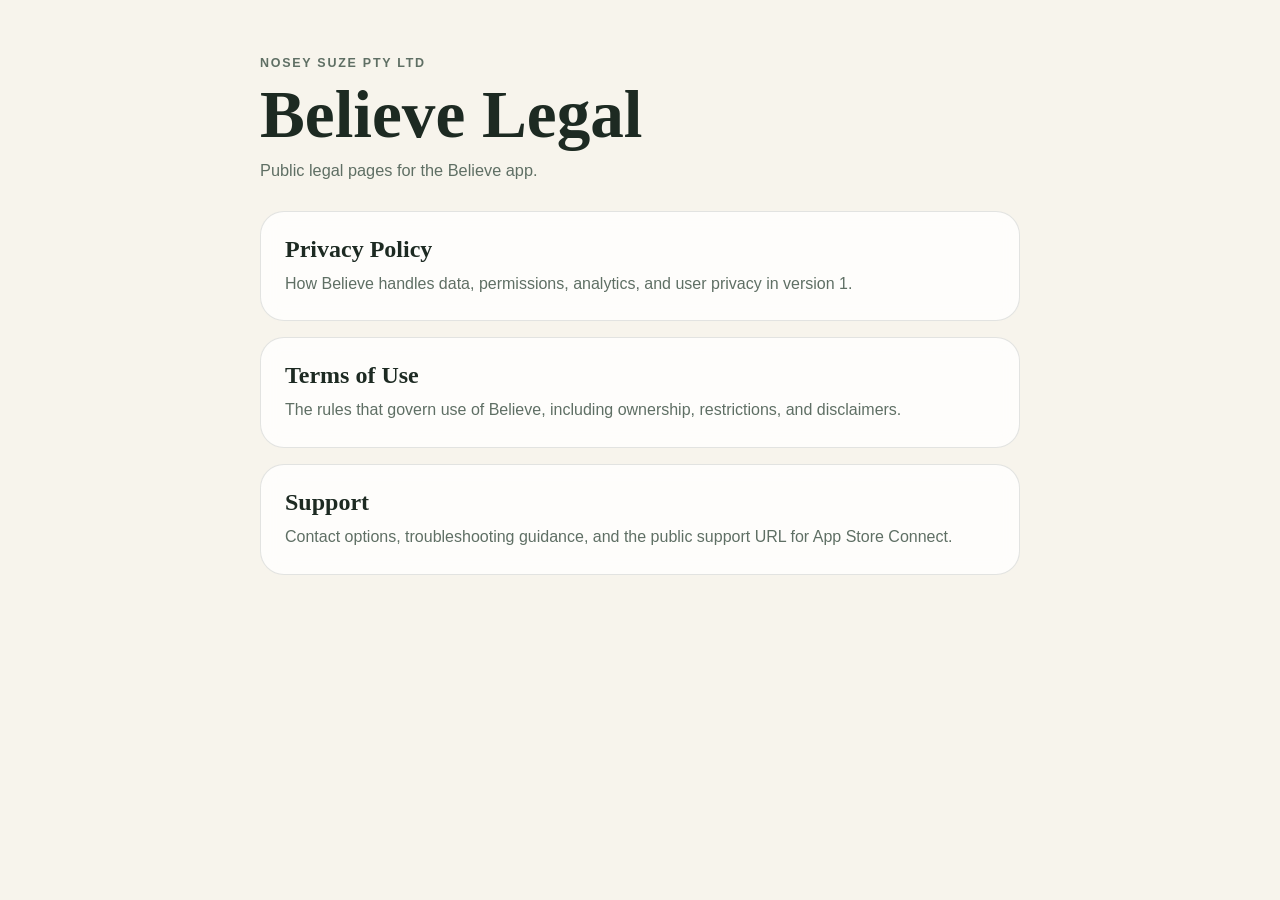
<file: index.html>
<!DOCTYPE html>
<html lang="en">
<head>
  <meta charset="utf-8">
  <meta name="viewport" content="width=device-width, initial-scale=1">
  <title>Believe Legal</title>
  <link rel="stylesheet" href="styles.css">
</head>
<body>
  <main class="container">
    <p class="eyebrow">Nosey Suze Pty Ltd</p>
    <h1>Believe Legal</h1>
    <p class="lead">Public legal pages for the Believe app.</p>

    <div class="card-grid">
      <a class="card" href="privacy-policy.html">
        <h2>Privacy Policy</h2>
        <p>How Believe handles data, permissions, analytics, and user privacy in version 1.</p>
      </a>

      <a class="card" href="terms-of-use.html">
        <h2>Terms of Use</h2>
        <p>The rules that govern use of Believe, including ownership, restrictions, and disclaimers.</p>
      </a>

      <a class="card" href="support.html">
        <h2>Support</h2>
        <p>Contact options, troubleshooting guidance, and the public support URL for App Store Connect.</p>
      </a>
    </div>
  </main>
</body>
</html>
</file>
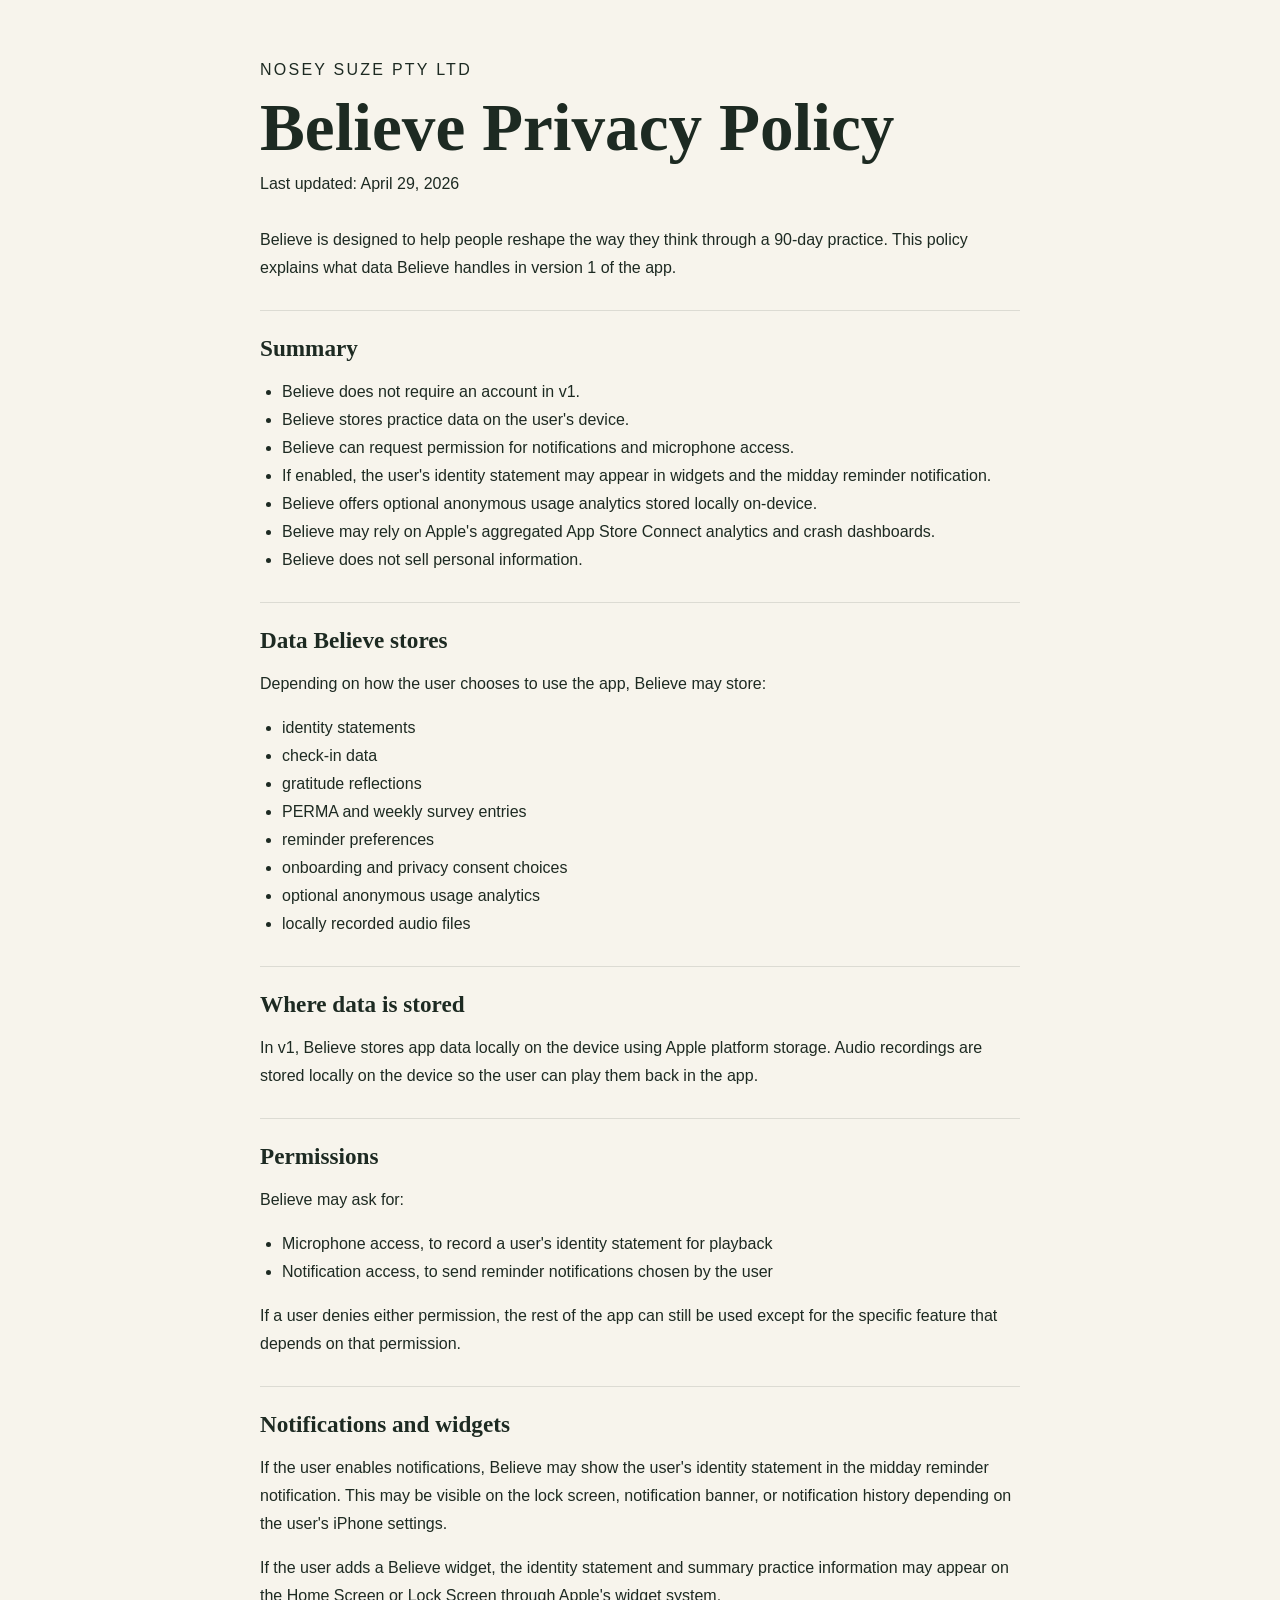
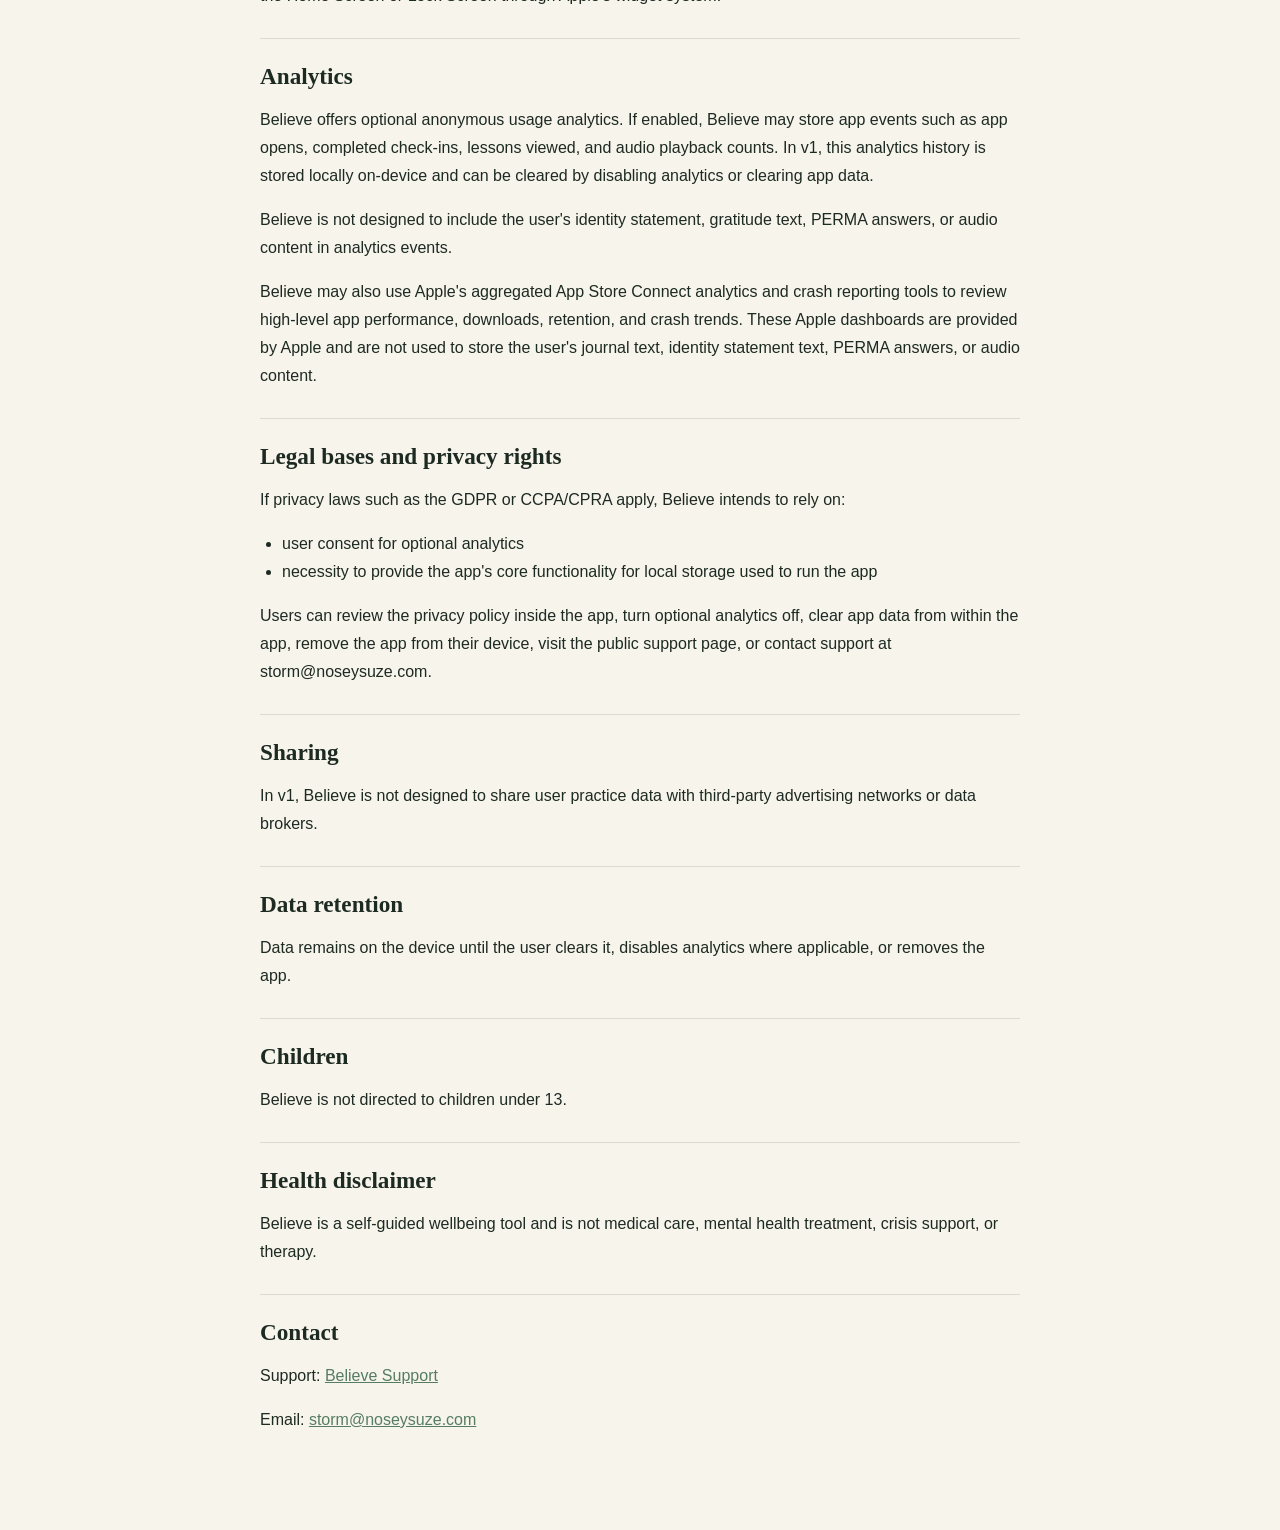
<file: privacy-policy.html>
<!DOCTYPE html>
<html lang="en">
<head>
  <meta charset="utf-8">
  <meta name="viewport" content="width=device-width, initial-scale=1">
  <title>Believe Privacy Policy</title>
  <link rel="stylesheet" href="styles.css">
</head>
<body>
  <main class="container legal">
    <p class="eyebrow">Nosey Suze Pty Ltd</p>
    <h1>Believe Privacy Policy</h1>
    <p class="updated">Last updated: April 29, 2026</p>

    <p>Believe is designed to help people reshape the way they think through a 90-day practice. This policy explains what data Believe handles in version 1 of the app.</p>

    <section>
      <h2>Summary</h2>
      <ul>
        <li>Believe does not require an account in v1.</li>
        <li>Believe stores practice data on the user's device.</li>
        <li>Believe can request permission for notifications and microphone access.</li>
        <li>If enabled, the user's identity statement may appear in widgets and the midday reminder notification.</li>
        <li>Believe offers optional anonymous usage analytics stored locally on-device.</li>
        <li>Believe may rely on Apple's aggregated App Store Connect analytics and crash dashboards.</li>
        <li>Believe does not sell personal information.</li>
      </ul>
    </section>

    <section>
      <h2>Data Believe stores</h2>
      <p>Depending on how the user chooses to use the app, Believe may store:</p>
      <ul>
        <li>identity statements</li>
        <li>check-in data</li>
        <li>gratitude reflections</li>
        <li>PERMA and weekly survey entries</li>
        <li>reminder preferences</li>
        <li>onboarding and privacy consent choices</li>
        <li>optional anonymous usage analytics</li>
        <li>locally recorded audio files</li>
      </ul>
    </section>

    <section>
      <h2>Where data is stored</h2>
      <p>In v1, Believe stores app data locally on the device using Apple platform storage. Audio recordings are stored locally on the device so the user can play them back in the app.</p>
    </section>

    <section>
      <h2>Permissions</h2>
      <p>Believe may ask for:</p>
      <ul>
        <li>Microphone access, to record a user's identity statement for playback</li>
        <li>Notification access, to send reminder notifications chosen by the user</li>
      </ul>
      <p>If a user denies either permission, the rest of the app can still be used except for the specific feature that depends on that permission.</p>
    </section>

    <section>
      <h2>Notifications and widgets</h2>
      <p>If the user enables notifications, Believe may show the user's identity statement in the midday reminder notification. This may be visible on the lock screen, notification banner, or notification history depending on the user's iPhone settings.</p>
      <p>If the user adds a Believe widget, the identity statement and summary practice information may appear on the Home Screen or Lock Screen through Apple's widget system.</p>
    </section>

    <section>
      <h2>Analytics</h2>
      <p>Believe offers optional anonymous usage analytics. If enabled, Believe may store app events such as app opens, completed check-ins, lessons viewed, and audio playback counts. In v1, this analytics history is stored locally on-device and can be cleared by disabling analytics or clearing app data.</p>
      <p>Believe is not designed to include the user's identity statement, gratitude text, PERMA answers, or audio content in analytics events.</p>
      <p>Believe may also use Apple's aggregated App Store Connect analytics and crash reporting tools to review high-level app performance, downloads, retention, and crash trends. These Apple dashboards are provided by Apple and are not used to store the user's journal text, identity statement text, PERMA answers, or audio content.</p>
    </section>

    <section>
      <h2>Legal bases and privacy rights</h2>
      <p>If privacy laws such as the GDPR or CCPA/CPRA apply, Believe intends to rely on:</p>
      <ul>
        <li>user consent for optional analytics</li>
        <li>necessity to provide the app's core functionality for local storage used to run the app</li>
      </ul>
      <p>Users can review the privacy policy inside the app, turn optional analytics off, clear app data from within the app, remove the app from their device, visit the public support page, or contact support at storm@noseysuze.com.</p>
    </section>

    <section>
      <h2>Sharing</h2>
      <p>In v1, Believe is not designed to share user practice data with third-party advertising networks or data brokers.</p>
    </section>

    <section>
      <h2>Data retention</h2>
      <p>Data remains on the device until the user clears it, disables analytics where applicable, or removes the app.</p>
    </section>

    <section>
      <h2>Children</h2>
      <p>Believe is not directed to children under 13.</p>
    </section>

    <section>
      <h2>Health disclaimer</h2>
      <p>Believe is a self-guided wellbeing tool and is not medical care, mental health treatment, crisis support, or therapy.</p>
    </section>

    <section>
      <h2>Contact</h2>
      <p>Support: <a href="support.html">Believe Support</a></p>
      <p>Email: <a href="mailto:storm@noseysuze.com">storm@noseysuze.com</a></p>
    </section>
  </main>
</body>
</html>
</file>
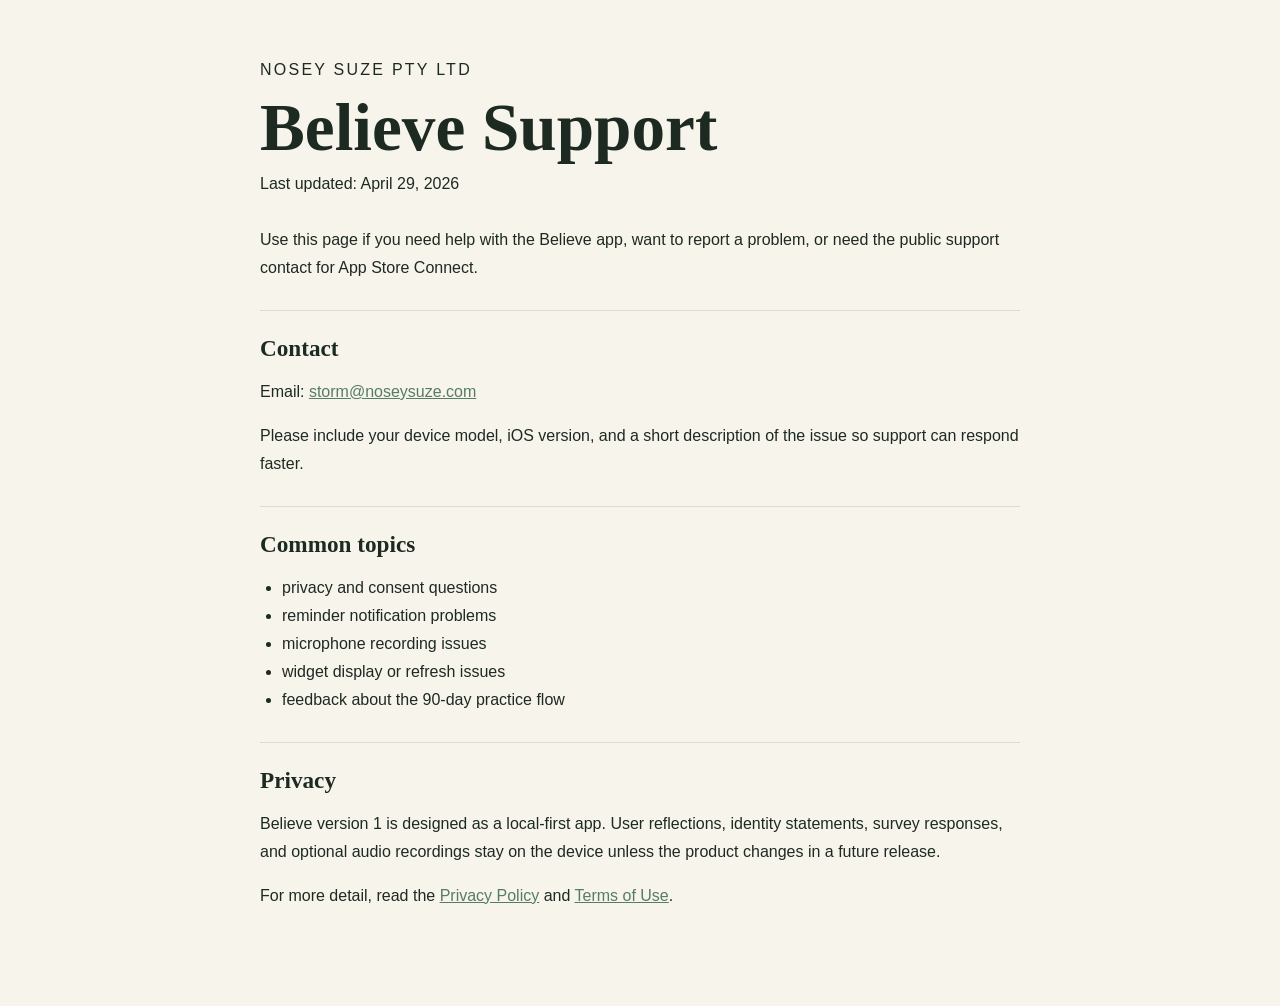
<file: support.html>
<!DOCTYPE html>
<html lang="en">
<head>
  <meta charset="utf-8">
  <meta name="viewport" content="width=device-width, initial-scale=1">
  <title>Believe Support</title>
  <link rel="stylesheet" href="styles.css">
</head>
<body>
  <main class="container legal">
    <p class="eyebrow">Nosey Suze Pty Ltd</p>
    <h1>Believe Support</h1>
    <p class="updated">Last updated: April 29, 2026</p>

    <p>Use this page if you need help with the Believe app, want to report a problem, or need the public support contact for App Store Connect.</p>

    <section>
      <h2>Contact</h2>
      <p>Email: <a href="mailto:storm@noseysuze.com">storm@noseysuze.com</a></p>
      <p>Please include your device model, iOS version, and a short description of the issue so support can respond faster.</p>
    </section>

    <section>
      <h2>Common topics</h2>
      <ul>
        <li>privacy and consent questions</li>
        <li>reminder notification problems</li>
        <li>microphone recording issues</li>
        <li>widget display or refresh issues</li>
        <li>feedback about the 90-day practice flow</li>
      </ul>
    </section>

    <section>
      <h2>Privacy</h2>
      <p>Believe version 1 is designed as a local-first app. User reflections, identity statements, survey responses, and optional audio recordings stay on the device unless the product changes in a future release.</p>
      <p>For more detail, read the <a href="privacy-policy.html">Privacy Policy</a> and <a href="terms-of-use.html">Terms of Use</a>.</p>
    </section>
  </main>
</body>
</html>
</file>
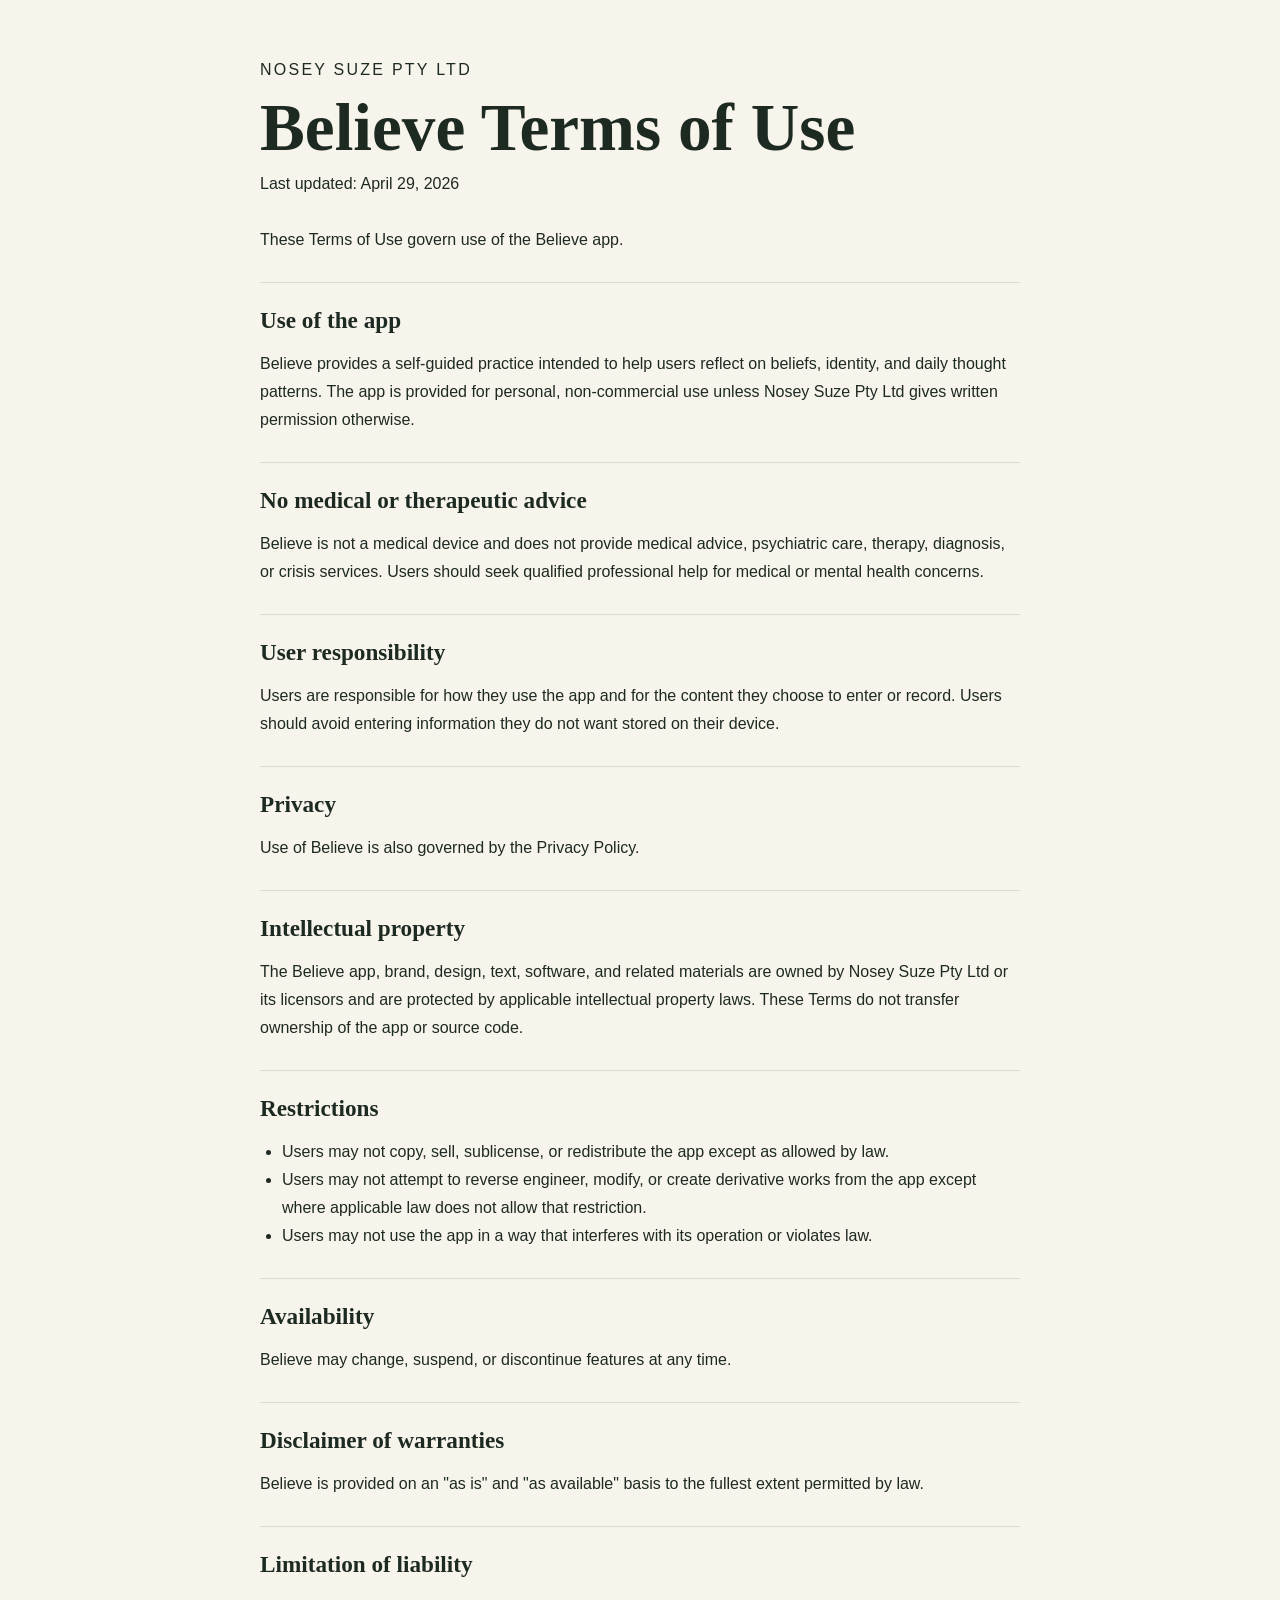
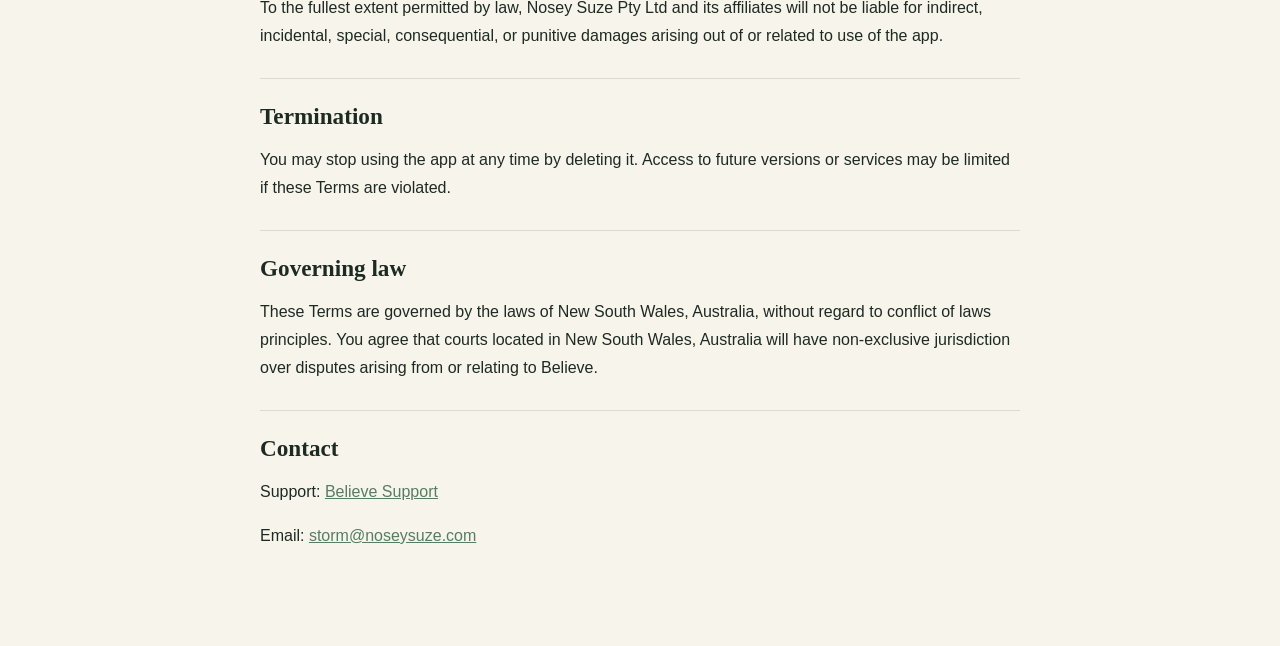
<file: terms-of-use.html>
<!DOCTYPE html>
<html lang="en">
<head>
  <meta charset="utf-8">
  <meta name="viewport" content="width=device-width, initial-scale=1">
  <title>Believe Terms of Use</title>
  <link rel="stylesheet" href="styles.css">
</head>
<body>
  <main class="container legal">
    <p class="eyebrow">Nosey Suze Pty Ltd</p>
    <h1>Believe Terms of Use</h1>
    <p class="updated">Last updated: April 29, 2026</p>

    <p>These Terms of Use govern use of the Believe app.</p>

    <section>
      <h2>Use of the app</h2>
      <p>Believe provides a self-guided practice intended to help users reflect on beliefs, identity, and daily thought patterns. The app is provided for personal, non-commercial use unless Nosey Suze Pty Ltd gives written permission otherwise.</p>
    </section>

    <section>
      <h2>No medical or therapeutic advice</h2>
      <p>Believe is not a medical device and does not provide medical advice, psychiatric care, therapy, diagnosis, or crisis services. Users should seek qualified professional help for medical or mental health concerns.</p>
    </section>

    <section>
      <h2>User responsibility</h2>
      <p>Users are responsible for how they use the app and for the content they choose to enter or record. Users should avoid entering information they do not want stored on their device.</p>
    </section>

    <section>
      <h2>Privacy</h2>
      <p>Use of Believe is also governed by the Privacy Policy.</p>
    </section>

    <section>
      <h2>Intellectual property</h2>
      <p>The Believe app, brand, design, text, software, and related materials are owned by Nosey Suze Pty Ltd or its licensors and are protected by applicable intellectual property laws. These Terms do not transfer ownership of the app or source code.</p>
    </section>

    <section>
      <h2>Restrictions</h2>
      <ul>
        <li>Users may not copy, sell, sublicense, or redistribute the app except as allowed by law.</li>
        <li>Users may not attempt to reverse engineer, modify, or create derivative works from the app except where applicable law does not allow that restriction.</li>
        <li>Users may not use the app in a way that interferes with its operation or violates law.</li>
      </ul>
    </section>

    <section>
      <h2>Availability</h2>
      <p>Believe may change, suspend, or discontinue features at any time.</p>
    </section>

    <section>
      <h2>Disclaimer of warranties</h2>
      <p>Believe is provided on an "as is" and "as available" basis to the fullest extent permitted by law.</p>
    </section>

    <section>
      <h2>Limitation of liability</h2>
      <p>To the fullest extent permitted by law, Nosey Suze Pty Ltd and its affiliates will not be liable for indirect, incidental, special, consequential, or punitive damages arising out of or related to use of the app.</p>
    </section>

    <section>
      <h2>Termination</h2>
      <p>You may stop using the app at any time by deleting it. Access to future versions or services may be limited if these Terms are violated.</p>
    </section>

    <section>
      <h2>Governing law</h2>
      <p>These Terms are governed by the laws of New South Wales, Australia, without regard to conflict of laws principles. You agree that courts located in New South Wales, Australia will have non-exclusive jurisdiction over disputes arising from or relating to Believe.</p>
    </section>

    <section>
      <h2>Contact</h2>
      <p>Support: <a href="support.html">Believe Support</a></p>
      <p>Email: <a href="mailto:storm@noseysuze.com">storm@noseysuze.com</a></p>
    </section>
  </main>
</body>
</html>
</file>
<file: styles.css>
:root {
  color-scheme: light;
  --bg: #f7f4ec;
  --surface: rgba(255, 255, 255, 0.8);
  --text: #1d2a22;
  --muted: #5f6f64;
  --line: rgba(29, 42, 34, 0.12);
  --accent: #567c63;
  --accent-soft: #dfe8d8;
}

* {
  box-sizing: border-box;
}

body {
  margin: 0;
  font-family: Georgia, "Times New Roman", serif;
  background: var(--bg);
  color: var(--text);
}

a {
  color: var(--accent);
}

.container {
  width: min(760px, calc(100% - 32px));
  margin: 0 auto;
  padding: 56px 0 80px;
}

.eyebrow {
  margin: 0 0 12px;
  font: 600 0.78rem/1.2 -apple-system, BlinkMacSystemFont, "Segoe UI", sans-serif;
  letter-spacing: 0.14em;
  text-transform: uppercase;
  color: var(--muted);
}

h1 {
  margin: 0 0 10px;
  font-size: clamp(2.4rem, 6vw, 4.2rem);
  line-height: 0.95;
  font-weight: 600;
}

.lead,
.updated {
  margin: 0 0 28px;
  color: var(--muted);
  font: 400 1.02rem/1.6 -apple-system, BlinkMacSystemFont, "Segoe UI", sans-serif;
}

.card-grid {
  display: grid;
  gap: 16px;
  margin-top: 28px;
}

.card {
  display: block;
  padding: 24px;
  border: 1px solid var(--line);
  border-radius: 24px;
  background: var(--surface);
  text-decoration: none;
  color: inherit;
  backdrop-filter: blur(10px);
}

.card h2 {
  margin: 0 0 8px;
  font-size: 1.5rem;
}

.card p {
  margin: 0;
  color: var(--muted);
  font: 400 1rem/1.6 -apple-system, BlinkMacSystemFont, "Segoe UI", sans-serif;
}

.legal section {
  margin-top: 28px;
  padding-top: 24px;
  border-top: 1px solid var(--line);
}

.legal h2 {
  margin: 0 0 10px;
  font-size: 1.45rem;
}

.legal p,
.legal li {
  color: var(--text);
  font: 400 1rem/1.75 -apple-system, BlinkMacSystemFont, "Segoe UI", sans-serif;
}

.legal ul {
  padding-left: 22px;
}
</file>
